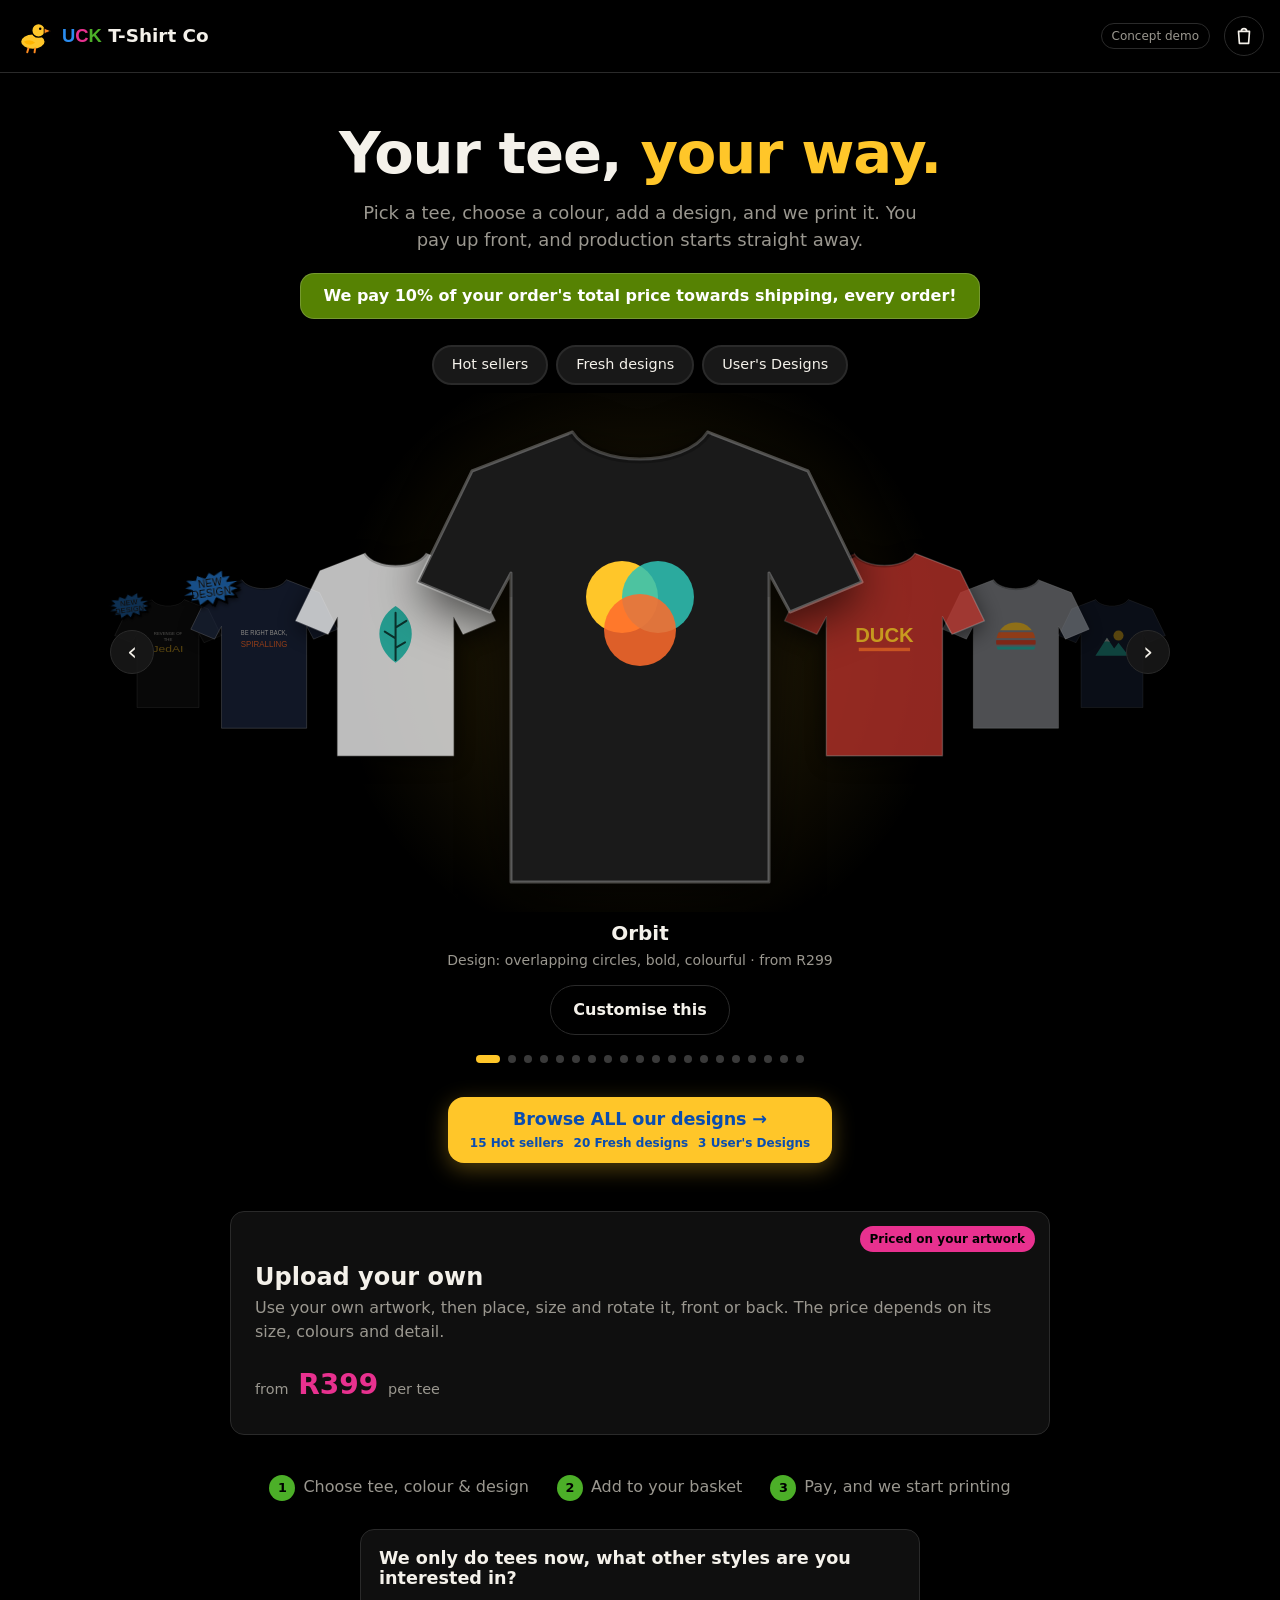
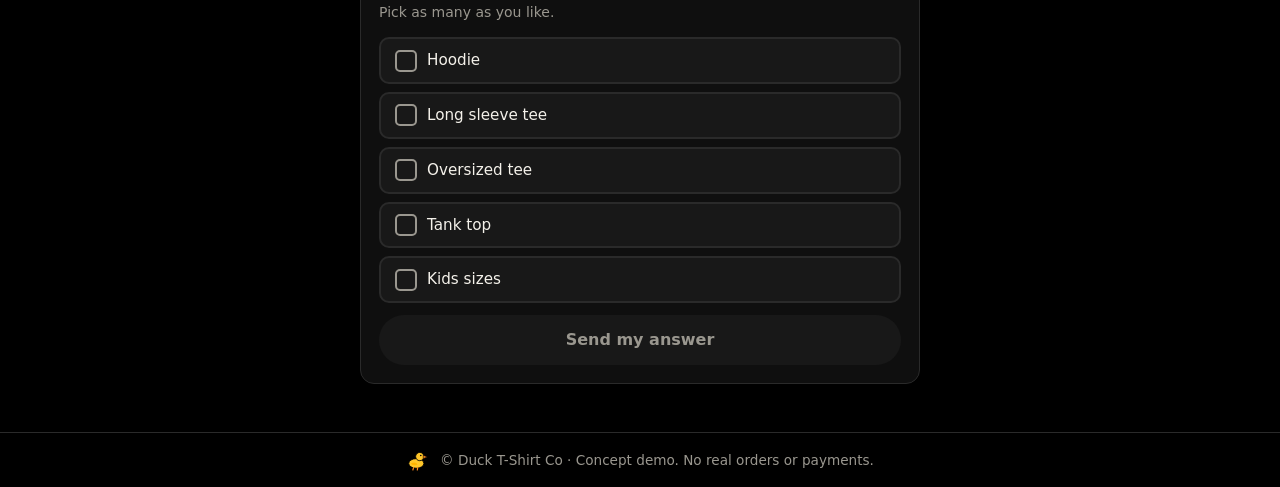
<file: mockups/index.html>
<!doctype html>
<html lang="en">
<head>
  <meta charset="utf-8">
  <meta name="viewport" content="width=device-width, initial-scale=1">
  <title>Duck T-Shirt Co</title>
  <link rel="icon" href="data:image/svg+xml,%3Csvg xmlns='http://www.w3.org/2000/svg' viewBox='0 0 64 64'%3E%3Cellipse cx='30' cy='42' rx='22' ry='14' fill='%23FFC629'/%3E%3Ccircle cx='40' cy='22' r='12' fill='%23FFC629'/%3E%3Cpath d='M50 18 L62 23 L50 28 Z' fill='%23FF8A1E'/%3E%3Cpath d='M22 54 L20 61 M34 54 L33 61' stroke='%23FF8A1E' stroke-width='3.5' stroke-linecap='round'/%3E%3Ccircle cx='43' cy='19' r='2.2'/%3E%3C/svg%3E">
  <link rel="stylesheet" href="styles.css">
</head>
<body>
  <header class="site-header">
    <a class="brand" href="#/start" data-action="home">
      <svg class="logo" viewBox="0 0 64 64" aria-hidden="true"><ellipse cx="30" cy="42" rx="22" ry="14" fill="var(--brand-1)" stroke="#000" stroke-width="2.5"/><circle cx="40" cy="22" r="12" fill="var(--brand-1)" stroke="#000" stroke-width="2.5"/><path d="M50 18 L62 23 L50 28 Z" fill="#FF8A1E" stroke="#000" stroke-width="1.5" stroke-linejoin="round"/><path d="M14 42 Q22 52 34 44 Q26 36 14 42 Z" fill="#FFB400"/><path d="M22 54 L20 61 M34 54 L33 61" stroke="#FF8A1E" stroke-width="3.5" stroke-linecap="round"/><circle cx="43" cy="19" r="2.2" fill="#000"/></svg>
      <span class="wordmark" role="img" aria-label="Duck T-Shirt Co"><span class="wm wm-u">U</span><span class="wm wm-c">C</span><span class="wm wm-k">K</span> T-Shirt Co</span>
    </a>
    <div class="header-right">
      <span class="tag">Concept demo</span>
      <a class="cart-link" href="#/basket" aria-label="Basket">
        <svg viewBox="0 0 24 24" width="22" height="22" aria-hidden="true"><path d="M6 7h12l-1 13H7L6 7Z M9 7a3 3 0 0 1 6 0" fill="none" stroke="currentColor" stroke-width="1.8" stroke-linejoin="round"/></svg>
        <span id="cart-count" hidden>0</span>
      </a>
    </div>
  </header>

  <main id="app"></main>

  <footer class="site-footer">
    <a class="duck-hit" href="#/duck" title="Customise your duck" aria-label="Customise your duck"><svg class="logo small" viewBox="0 0 64 64" aria-hidden="true"><ellipse cx="30" cy="42" rx="22" ry="14" fill="var(--brand-1)" stroke="#000" stroke-width="2.5"/><circle cx="40" cy="22" r="12" fill="var(--brand-1)" stroke="#000" stroke-width="2.5"/><path d="M50 18 L62 23 L50 28 Z" fill="#FF8A1E" stroke="#000" stroke-width="1.5" stroke-linejoin="round"/><path d="M14 42 Q22 52 34 44 Q26 36 14 42 Z" fill="#FFB400"/><path d="M22 54 L20 61 M34 54 L33 61" stroke="#FF8A1E" stroke-width="3.5" stroke-linecap="round"/><circle cx="43" cy="19" r="2.2" fill="#000"/></svg></a>
    <span>© Duck T-Shirt Co · Concept demo. No real orders or payments.</span>
  </footer>

  <script src="data.js"></script>
  <script src="printcheck.js"></script>
  <script src="fx.js"></script>
  <script src="app.js"></script>
  <script>
    /* dev only: index.html?tweak opens the design tweaker. Only on file:// or localhost, so it never runs on the live site. */
    if (/[?&]tweak\b/.test(location.search) && (location.protocol === "file:" || location.hostname === "localhost" || location.hostname === "127.0.0.1")) {
      document.body.appendChild(Object.assign(document.createElement("script"), { src: "tweak.js" }));
    }
  </script>
</body>
</html>
</file>
<file: mockups/styles.css>
/* Brand tokens: the four colours of the logo (yellow duck, then U-C-K in blue, pink, green). */
:root {
  --brand-1: #FFC629; /* duck yellow (primary) */
  --brand-2: #E8318F; /* pink (accent) */
  --brand-3: #2A8CF0; /* blue (secondary) */
  --brand-4: #4CAF28; /* green (done / success) */
  --brand-3-deep: #0A4DB0; /* the brand blue, deepened so it stays readable on yellow (about 5:1) */

  --bg: #000;
  --surface: #0f0f0f;
  --surface-2: #181818;
  --line: #2a2a2a;
  --text: #F4F1EA; /* off-white */
  --muted: #9a978f;
  --radius: 14px;
  color-scheme: dark;
}

* { box-sizing: border-box; }
html, body { margin: 0; }
body {
  background: var(--bg);
  color: var(--text);
  font: 16px/1.5 system-ui, -apple-system, "Segoe UI", Roboto, sans-serif;
  min-height: 100vh;
  display: flex;
  flex-direction: column;
}
main { flex: 1; width: 100%; max-width: 1100px; margin: 0 auto; padding: 24px 16px 48px; }
h1, h2, h3 { line-height: 1.15; margin: 0 0 12px; }
h2 { font-size: 1.5rem; }
h3 { font-size: 1rem; margin-top: 24px; }
a { color: inherit; }
button { font: inherit; color: inherit; cursor: pointer; }
button:disabled { cursor: not-allowed; }
.muted { color: var(--muted); }
.small { font-size: .875rem; }
.accent { color: var(--brand-1); }

/* header / footer */
.site-header, .site-footer {
  display: flex; align-items: center; gap: 12px;
  max-width: 1100px; width: 100%; margin: 0 auto; padding: 16px;
}
.site-header { justify-content: space-between; border-bottom: 1px solid var(--line); max-width: none; }
.site-footer { border-top: 1px solid var(--line); max-width: none; color: var(--muted); font-size: .85rem; justify-content: center; }
.brand { display: flex; align-items: center; gap: 10px; text-decoration: none; font-weight: 800; font-size: 1.15rem; }
.wordmark .wm { font-family: "Arial Black", Arial, sans-serif; font-weight: 900; }
.wm-u { color: var(--brand-3); } .wm-c { color: var(--brand-2); } .wm-k { color: var(--brand-4); }
.logo { width: 36px; height: 36px; }
.logo.small { width: 22px; height: 22px; }
.tag { font-size: .75rem; border: 1px solid var(--line); border-radius: 99px; padding: 3px 10px; color: var(--muted); }

/* buttons */
.btn {
  display: inline-flex; align-items: center; justify-content: center;
  border-radius: 999px; padding: 12px 22px; font-weight: 700; text-decoration: none;
  border: 1px solid transparent;
}
.btn.primary { background: var(--brand-1); color: #000; }
.btn.primary:hover:not(:disabled) { filter: brightness(1.08); }
.btn.primary:disabled { background: var(--surface-2); color: var(--muted); }
.btn.ghost { background: transparent; border-color: var(--line); }
.btn.ghost:hover { border-color: var(--muted); }
.nav { display: flex; justify-content: space-between; gap: 12px; margin-top: 32px; }

/* hero */
.hero, .confirm { text-align: center; max-width: 820px; margin: 24px auto 0; }
.hero { max-width: none; }
.paths { max-width: 820px; margin: 0 auto; }

/* home carousel: centre-focused */
.carousel { margin: 0 0 48px; outline: none; }
.car-stage {
  --slide-w: clamp(220px, 40vw, 450px); /* centre tee width */
  position: relative; height: calc(var(--slide-w) * 1.1 + 24px); overflow: hidden;
  touch-action: pan-y; user-select: none; cursor: grab;
}
.car-stage:active { cursor: grabbing; }
.car-stage::before { /* soft glow behind the focused tee */
  content: ""; position: absolute; left: 50%; top: 50%; width: calc(var(--slide-w) * 1.5); aspect-ratio: 1;
  transform: translate(-50%, -50%); background: radial-gradient(circle, rgba(255, 198, 41, .18), transparent 65%);
  pointer-events: none;
}
.car-slide {
  position: absolute; left: 50%; top: 12px; width: var(--slide-w); margin-left: calc(var(--slide-w) / -2);
  transition: transform .5s cubic-bezier(.2, .7, .2, 1), opacity .5s; cursor: pointer;
}
.car-slide .tee { filter: drop-shadow(0 12px 24px rgba(0, 0, 0, .7)); pointer-events: none; }
.car-btn {
  position: absolute; top: 50%; z-index: 200; transform: translateY(-50%);
  width: 44px; height: 44px; border-radius: 50%; background: rgba(24, 24, 24, .9);
  border: 1px solid var(--line); font-size: 1.6rem; line-height: 1; padding-bottom: 3px;
}
.car-btn.prev { left: 4px; }
.car-btn.next { right: 4px; }
.car-btn:hover { border-color: var(--brand-1); color: var(--brand-1); }
.car-caption { display: flex; flex-direction: column; align-items: center; gap: 2px; margin-top: 6px; }
.car-caption strong { font-size: 1.25rem; }
.car-caption .btn { margin-top: 12px; }
/* the obvious way into the full, lazy-loaded catalogue, directly under the carousel: bright yellow, blue text, hops */
.browse-all {
  display: flex; flex-direction: column; align-items: center; gap: 6px; text-align: center; text-decoration: none;
  width: fit-content; max-width: 100%; margin: 34px auto 0; padding: 12px 22px; border-radius: 16px;
  background: var(--brand-1); color: var(--brand-3-deep);
  box-shadow: 0 6px 22px rgba(255, 198, 41, .32);
  animation: ba-hop 3.2s ease-in-out 1.2s infinite;
}
.browse-all:hover { animation-play-state: paused; transform: translateY(-3px) scale(1.02); }
.browse-all:active { transform: translateY(1px) scale(.99); }
.browse-all:focus-visible { outline: 3px solid var(--brand-3-deep); outline-offset: 4px; }
.ba-title { font-size: 1.1rem; font-weight: 900; line-height: 1.15; letter-spacing: -.01em; }
.ba-cats { display: flex; flex-wrap: wrap; justify-content: center; gap: 0 10px; font-size: .75rem; font-weight: 700; line-height: 1.35; }
.ba-cats b { font-weight: 900; }
@keyframes ba-hop { 0%, 78%, 100% { transform: translateY(0) scale(1); } 84% { transform: translateY(-8px) scale(1.02); } 90% { transform: translateY(0) scale(1, .96); } 95% { transform: translateY(-3px) scale(1); } }
@media (prefers-reduced-motion: reduce) { .browse-all { animation: none; } }
.car-dots { display: flex; justify-content: center; gap: 8px; margin-top: 20px; }
.car-dot { width: 8px; height: 8px; padding: 0; border: 0; border-radius: 99px; background: #3a3a3a; transition: width .3s, background .3s; }
.car-dot.on { width: 24px; background: var(--brand-1); }
.hero h1, .confirm h1 { font-size: clamp(2.2rem, 6vw, 3.6rem); letter-spacing: -.02em; }
/* shipping contribution banner, front and centre under the hero text */
.ship-banner {
  width: fit-content; max-width: 100%; margin: -12px auto 26px; padding: 10px 22px; border-radius: 14px; text-align: center;
  font-weight: 700; color: #fff; background: #568203; border: 1px solid rgba(255, 255, 255, .18); /* avocado */
}
.breakdown .ship-cover { color: var(--brand-4); }
.breakdown .ship-pay { font-weight: 700; }
.basket-total .breakdown dt.ship-cover { color: var(--brand-4); }
.lede { font-size: 1.125rem; color: var(--muted); max-width: 560px; margin: 0 auto 32px; }
.paths { display: grid; grid-template-columns: repeat(auto-fit, minmax(260px, 1fr)); gap: 16px; text-align: left; }
.path-card {
  position: relative; background: var(--surface); border: 1px solid var(--line); border-radius: var(--radius);
  padding: 52px 24px 28px; display: flex; flex-direction: column; gap: 4px; transition: border-color .15s, transform .15s;
}
.path-card:hover { border-color: var(--brand-1); transform: translateY(-2px); }
.path-card.upload:hover { border-color: var(--brand-2); }
.path-card h2 { margin: 0; }
.path-card p { margin: 0 0 16px; color: var(--muted); }
.price { font-size: 1.75rem; font-weight: 800; color: var(--brand-1); margin-top: auto; }
.path-card.upload .price { color: var(--brand-2); }
.price small { font-size: .9rem; font-weight: 500; color: var(--muted); }
.badge {
  position: absolute; top: 14px; right: 14px; background: var(--brand-2); color: #000;
  font-size: .75rem; font-weight: 800; padding: 4px 10px; border-radius: 99px;
}
.badge.soon { background: var(--surface-2); color: var(--muted); }
.how { list-style: none; padding: 0; margin: 40px 0 0; display: flex; flex-wrap: wrap; justify-content: center; gap: 12px 28px; color: var(--muted); }
.how b, .stepper b {
  display: inline-grid; place-items: center; width: 26px; height: 26px; border-radius: 50%;
  background: var(--surface-2); color: var(--text); font-size: .8rem; margin-right: 8px;
}
.how b { background: var(--brand-4); color: #000; }

/* stepper */
.stepper { list-style: none; padding: 0; margin: 0 0 24px; display: flex; align-items: flex-start; gap: 6px; overflow-x: auto; scrollbar-width: none; }
.stepper li { flex: 1; min-width: max-content; display: flex; }
.stepper a, .stepper .step {
  flex: 1; height: 50px; white-space: nowrap;
  display: flex; align-items: center; padding: 10px 12px; border-radius: 10px;
  text-decoration: none; color: var(--muted); font-size: .9rem; border-bottom: 3px solid var(--line);
}
.stepper li.done a, .stepper li.done .step { color: var(--text); border-color: var(--brand-4); }
.stepper li.done b { background: var(--brand-4); color: #000; }
.stepper li.current a, .stepper li.current .step { color: var(--text); border-color: var(--brand-1); font-weight: 700; }
.stepper li.current b { background: var(--brand-1); color: #000; }

/* layout */
.layout { display: grid; grid-template-columns: minmax(0, 1fr) 340px; gap: 24px; align-items: start; }
.panel { background: var(--surface); border: 1px solid var(--line); border-radius: var(--radius); padding: 24px; }
.summary {
  position: sticky; top: 16px; background: var(--surface); border: 1px solid var(--line);
  border-radius: var(--radius); padding: 20px;
}
.preview { background: radial-gradient(circle at 50% 40%, #2a2a2a, #111 70%); border-radius: 10px; padding: 16px; }
.tee { display: block; width: 100%; height: auto; }
.tee.mini { width: 90px; margin: 0 auto 8px; }
.tee.mid { width: 200px; }
.facts { display: grid; grid-template-columns: auto 1fr; gap: 6px 16px; margin: 16px 0; font-size: .9rem; }
.facts dt { color: var(--muted); }
.facts dd { margin: 0; text-align: right; overflow-wrap: anywhere; }
.total { display: flex; justify-content: space-between; align-items: baseline; border-top: 1px solid var(--line); padding-top: 12px; }
.total strong { font-size: 1.6rem; color: var(--brand-1); }
.summary p { margin: 4px 0 0; }

/* selectable cards */
.grid { display: grid; gap: 12px; }
.grid.tees { grid-template-columns: repeat(auto-fill, minmax(170px, 1fr)); }
.grid.designs { grid-template-columns: repeat(auto-fill, minmax(140px, 1fr)); }
.card {
  position: relative; display: flex; flex-direction: column; align-items: center; text-align: center; gap: 2px;
  background: var(--surface-2); border: 2px solid transparent; border-radius: 12px; padding: 16px 12px;
}
.card:hover:not(:disabled) { border-color: var(--line); }
.card.selected, .swatch.selected, .size.selected, .pill.selected { border-color: var(--brand-1); }
.card:disabled { overflow: hidden; }
.card:disabled > :not(.not-yet) { opacity: .45; } /* dim the style itself, not the ribbon across it */
/* "Not available yet": a diagonal band across a style that can't be picked */
.not-yet {
  position: absolute; top: 30%; left: 50%; width: 150%; padding: 6px 0; transform: translate(-50%, -50%) rotate(-22deg); /* across the tee icon, clear of the name and price */
  background: var(--brand-1); color: #000; text-align: center; text-transform: uppercase; letter-spacing: .08em;
  font-size: .78rem; font-weight: 900; box-shadow: 0 3px 14px rgba(0, 0, 0, .55); pointer-events: none;
}
.card .badge { position: static; margin-top: 8px; }
.card.design img { width: 100%; aspect-ratio: 1; background: #262626; border-radius: 8px; padding: 12px; margin-bottom: 8px; }

.swatches { display: flex; flex-wrap: wrap; gap: 10px; }
.swatch {
  display: flex; align-items: center; gap: 10px; background: var(--surface-2);
  border: 2px solid transparent; border-radius: 999px; padding: 8px 16px 8px 8px;
}
.chip { width: 32px; height: 32px; border-radius: 50%; border: 1px solid rgba(255,255,255,.3); }

.pills { display: flex; flex-wrap: wrap; gap: 8px; margin-bottom: 16px; }
.pill { background: var(--surface-2); border: 2px solid transparent; border-radius: 999px; padding: 6px 16px; font-size: .9rem; }
.pill.selected { background: var(--brand-1); color: #000; font-weight: 700; }

.sizes { display: flex; flex-wrap: wrap; gap: 10px; margin-bottom: 8px; }
.size { min-width: 64px; padding: 14px; background: var(--surface-2); border: 2px solid transparent; border-radius: 10px; font-weight: 700; }
.qty { display: flex; align-items: center; gap: 12px; }
.qty .btn { width: 44px; height: 44px; padding: 0; font-size: 1.25rem; }
.qty output { min-width: 32px; text-align: center; font-size: 1.25rem; font-weight: 700; }

/* upload */
.dropzone {
  display: flex; align-items: center; justify-content: center; gap: 16px; text-align: left;
  min-height: 200px; padding: 24px; border: 2px dashed var(--line); border-radius: 12px; cursor: pointer;
  transition: border-color .15s, background .15s;
}
.dropzone:hover, .dropzone.over { border-color: var(--brand-2); background: rgba(232,49,143,.08); }
.dropzone img { width: 120px; height: 120px; object-fit: contain; background: #262626; border-radius: 8px; padding: 8px; }
.drop-icon { font-size: 2.5rem; color: var(--brand-2); }
.note { margin: 16px 0 0; padding: 12px 14px; border-left: 3px solid var(--brand-2); background: var(--surface-2); border-radius: 0 8px 8px 0; font-size: .9rem; }

/* checkout */
.lines { width: 100%; border-collapse: collapse; }
.lines td { padding: 14px 0; border-bottom: 1px solid var(--line); vertical-align: top; }
.lines td + td { padding-left: 12px; }
.lines .num { text-align: right; white-space: nowrap; }
.lines .fee td:first-child strong { color: var(--brand-2); }
.lines .grand td { border-bottom: 0; font-weight: 800; font-size: 1.2rem; }
.lines .grand .num { color: var(--brand-1); }

.form { display: grid; grid-template-columns: 1fr 1fr; gap: 14px; }
.field { display: flex; flex-direction: column; gap: 6px; font-size: .875rem; color: var(--muted); }
.field.full { grid-column: 1 / -1; }
.field input {
  font: inherit; font-size: 1rem; color: var(--text); background: var(--bg);
  border: 1px solid var(--line); border-radius: 8px; padding: 12px;
}
.field input:focus { outline: 2px solid var(--brand-1); outline-offset: 1px; border-color: transparent; }
.pay-box { border: 1px solid var(--line); border-radius: 12px; padding: 20px; background: var(--surface-2); }
.test-banner { background: rgba(42,140,240,.14); color: var(--brand-3); border-radius: 8px; padding: 10px 12px; font-size: .85rem; margin-bottom: 16px; }

.processing { text-align: center; padding: 48px 0; }
.spinner {
  width: 48px; height: 48px; margin: 0 auto 20px; border-radius: 50%;
  border: 4px solid var(--surface-2); border-top-color: var(--brand-1); animation: spin .8s linear infinite;
}
@keyframes spin { to { transform: rotate(360deg); } }

/* confirmation */
.check {
  width: 64px; height: 64px; margin: 0 auto 16px; display: grid; place-items: center; border-radius: 50%;
  background: var(--brand-4); color: #000; font-size: 2rem; font-weight: 900;
}
.done-card {
  display: flex; align-items: center; gap: 24px; text-align: left; background: var(--surface);
  border: 1px solid var(--line); border-radius: var(--radius); padding: 20px; margin-bottom: 20px;
}
.done-card .facts { flex: 1; }
.confirm .btn { margin-top: 12px; }

/* mobile */
@media (max-width: 820px) {
  .car-btn { width: 36px; height: 36px; font-size: 1.3rem; }
  .layout { grid-template-columns: minmax(0, 1fr); }
  .summary { position: static; order: -1; }
  .preview { max-width: 260px; margin: 0 auto; }
  .stepper { gap: 4px; overflow-x: visible; }
  .stepper li { min-width: 0; }
  .stepper a, .stepper .step { flex-direction: column; justify-content: center; gap: 4px; height: 58px; padding: 6px 2px; font-size: .68rem; text-align: center; }
  .stepper b { margin-right: 0; }
  .done-card { flex-direction: column; }
  .form { grid-template-columns: 1fr; }
  .nav { flex-direction: column-reverse; }
  .nav .btn { width: 100%; }
}

/* shop: old-Instagram-style profile grid */
a.path-card { text-decoration: none; }
.ig { max-width: 935px; margin: 0 auto; }
.back-link { color: var(--muted); text-decoration: none; font-size: .9rem; }
.back-link:hover { color: var(--text); }
.ig-profile {
  display: flex; align-items: center; gap: clamp(20px, 8vw, 90px);
  padding: 24px clamp(0px, 5vw, 60px) 36px; border-bottom: 1px solid var(--line);
}
.ig-avatar {
  flex: none; width: clamp(84px, 18vw, 150px); aspect-ratio: 1; border-radius: 50%;
  display: grid; place-items: center; background: var(--surface-2);
  box-shadow: 0 0 0 3px var(--bg), 0 0 0 5px var(--brand-1);
}
.ig-avatar .logo { width: 58%; height: auto; }
.ig-profile h1 { font-size: 1.7rem; font-weight: 400; margin: 0 0 14px; }
.ig-profile p { margin: 0; }
.ig-stats { list-style: none; display: flex; flex-wrap: wrap; gap: 6px 28px; padding: 0; margin: 0 0 14px; }
.ig-grid { display: grid; grid-template-columns: repeat(3, 1fr); gap: clamp(3px, 2.5vw, 28px); margin-top: clamp(3px, 2.5vw, 28px); }
.ig-tile {
  position: relative; aspect-ratio: 1; padding: 0; border: 0; overflow: hidden;
  background: radial-gradient(circle at 50% 42%, #2a2a2a, #111 75%);
  animation: ig-in .5s both; animation-delay: var(--d);
}
.ig-tile .tee { width: 78%; margin: 9% auto 0; pointer-events: none; }
.ig-over {
  position: absolute; inset: 0; display: flex; flex-direction: column; align-items: center; justify-content: center; gap: 4px;
  background: rgba(0, 0, 0, .55); color: #fff; font-weight: 700; opacity: 0; transition: opacity .2s;
}
.ig-over strong { font-size: 1.15rem; }
.ig-tile:hover .ig-over, .ig-tile:focus-visible .ig-over { opacity: 1; }
@keyframes ig-in { from { opacity: 0; transform: scale(.96); } }
.ig-more { display: flex; justify-content: center; align-items: center; min-height: 110px; }
.ig-more .spinner { margin: 0; width: 32px; height: 32px; }
@media (max-width: 600px) {
  .ig-profile { gap: 20px; padding-top: 16px; padding-bottom: 20px; }
  .ig-profile h1 { font-size: 1.3rem; margin-bottom: 8px; }
  .ig-stats { gap: 4px 16px; font-size: .9rem; }
  .ig-profile p { font-size: .9rem; }
}
.ig-tag {
  position: absolute; left: 8px; right: 8px; bottom: 8px; display: flex; justify-content: space-between; align-items: center; gap: 6px;
  padding: 6px 10px; border-radius: 8px; background: rgba(0, 0, 0, .7); font-size: .9rem; z-index: 1;
}
.ig-tag span { overflow: hidden; text-overflow: ellipsis; white-space: nowrap; }
.ig-tag b { color: var(--brand-1); }
@media (max-width: 600px) {
  .ig-tag { left: 4px; right: 4px; bottom: 4px; padding: 3px 6px; font-size: .7rem; border-radius: 5px; flex-direction: column; align-items: flex-start; gap: 0; line-height: 1.25; }
  .ig-tag span { max-width: 100%; }
  .ig-tag b { white-space: nowrap; }
}

/* upload studio */
label.path-card { cursor: pointer; }
.studio { display: grid; grid-template-columns: 360px minmax(0, 1fr); gap: 24px; align-items: start; } /* tools left, tee right */
.studio-canvas {
  position: relative; border-radius: var(--radius); border: 1px solid var(--line); padding: 24px;
  background: radial-gradient(circle at 50% 40%, #2a2a2a, #0d0d0d 70%); outline: none;
}
.studio-canvas.over { border-color: var(--brand-2); }
.studio-canvas:focus-visible { border-color: var(--brand-1); }
.studio-canvas .tee { max-width: 560px; margin: 0 auto; touch-action: none; user-select: none; }
.studio-cta {
  position: absolute; left: 50%; top: 50%; transform: translate(-50%, -50%);
  display: flex; flex-direction: column; gap: 10px; align-items: stretch;
}
.studio-cta .btn { box-shadow: 0 8px 30px rgba(0, 0, 0, .5); cursor: pointer; }
.btn.solid { background: var(--surface-2); }
#st-box { cursor: move; }
.st-handle { fill: #fff; stroke: #000; stroke-width: 1; pointer-events: none; }
.st-hit, .st-rotz { fill: transparent; }
.st-rotz { cursor: grab; }
[data-h="nw"], [data-h="se"] { cursor: nwse-resize; }
[data-h="ne"], [data-h="sw"] { cursor: nesw-resize; }
[data-h="n"], [data-h="s"] { cursor: ns-resize; }
[data-h="e"], [data-h="w"] { cursor: ew-resize; }
.studio-canvas.dragging, .studio-canvas.dragging * { cursor: grabbing; }
.studio-tools { position: sticky; top: 16px; order: -1; }
.st-file { display: flex; align-items: center; gap: 12px; padding: 10px; border-radius: 10px; background: var(--surface-2); margin-bottom: 18px; }
.st-file img { width: 48px; height: 48px; object-fit: contain; background: #262626; border-radius: 6px; padding: 4px; }
.st-file div { display: flex; flex-direction: column; min-width: 0; }
.st-file b { overflow: hidden; text-overflow: ellipsis; white-space: nowrap; }
.st-row { display: flex; flex-direction: column; gap: 6px; margin-bottom: 14px; font-size: .9rem; }
.st-row > span { display: flex; justify-content: space-between; color: var(--muted); }
.st-row output { color: var(--text); font-variant-numeric: tabular-nums; }
.st-row input[type="range"] { accent-color: var(--brand-1); width: 100%; }
.st-btns { display: flex; flex-wrap: wrap; gap: 8px; margin-bottom: 12px; }
.btn.sm { padding: 7px 14px; font-size: .85rem; font-weight: 600; cursor: pointer; }
.studio-tools .nav { margin-top: 20px; }
.st-badge { margin-top: 18px; padding-top: 6px; border-top: 1px solid var(--line); }
.st-badge.ask { text-align: center; }
.st-badge.ask p { margin: 4px 0; }
.sad-duck { width: 76px; height: 76px; }
.btn.ghost.on { border-color: var(--brand-1); background: rgba(255, 198, 41, .12); }
.btn.quiet, .link-btn.quiet { color: var(--muted); }
@media (max-width: 820px) {
  .studio { grid-template-columns: minmax(0, 1fr); }
  .studio-canvas { padding: 12px; }
  .studio-tools { position: static; order: 0; }
}

/* header basket */
.header-right { display: flex; align-items: center; gap: 14px; }
.cart-link { position: relative; display: grid; place-items: center; width: 40px; height: 40px; border-radius: 50%; border: 1px solid var(--line); text-decoration: none; }
.cart-link:hover { border-color: var(--brand-1); color: var(--brand-1); }
#cart-count {
  position: absolute; top: -4px; right: -6px; min-width: 20px; height: 20px; padding: 0 5px; border-radius: 99px;
  background: var(--brand-1); color: #000; font-size: .72rem; font-weight: 800; display: grid; place-items: center;
}
#cart-count[hidden] { display: none; }

/* itemised prices */
.breakdown { display: grid; grid-template-columns: 1fr auto; gap: 6px 16px; margin: 14px 0; font-size: .9rem; }
.breakdown dt { color: var(--muted); }
.breakdown dt span { display: block; color: var(--text); font-size: .85rem; overflow-wrap: anywhere; }
.breakdown dd { margin: 0; text-align: right; white-space: nowrap; }
.breakdown .sub { padding-left: 12px; font-size: .82rem; }
.breakdown dt.sub { border-left: 2px solid var(--line); }
.breakdown dt.sub span { display: inline; margin-left: 6px; color: var(--muted); font-size: .8rem; }
.unit { display: flex; justify-content: space-between; align-items: baseline; padding: 10px 0; border-top: 1px solid var(--line); font-size: .95rem; }
.opt-price { margin-top: 6px; font-weight: 700; color: var(--brand-1); }
.swatch > span:last-child { display: flex; flex-direction: column; text-align: left; line-height: 1.2; }
.swatch small, .size small { font-size: .72rem; color: var(--muted); font-weight: 500; }
.size { display: flex; flex-direction: column; align-items: center; gap: 2px; }

/* front + back previews */
.tee-pair { display: flex; gap: 8px; justify-content: center; }
.tee-pair figure { margin: 0; flex: 1; max-width: 100%; text-align: center; }
.tee-pair figcaption { font-size: .72rem; color: var(--muted); margin-top: 2px; }
.tee.thumb { width: 72px; margin: 0 auto; }

/* studio tabs + picker */
.tabs { display: flex; gap: 6px; margin-bottom: 10px; }
.tab { padding: 8px 18px; border-radius: 999px; border: 1px solid var(--line); background: transparent; font-weight: 600; display: inline-flex; align-items: center; gap: 6px; }
.tab.on { background: var(--brand-1); color: #000; border-color: var(--brand-1); }
.tab .tick { display: inline-grid; place-items: center; width: 18px; height: 18px; border-radius: 50%; background: var(--brand-4); color: #000; }
.picker { display: grid; grid-template-columns: repeat(3, 1fr); gap: 8px; margin-bottom: 12px; max-height: 360px; overflow: auto; padding: 2px; }
.pick { display: flex; flex-direction: column; align-items: center; gap: 2px; padding: 6px; border-radius: 10px; background: var(--surface-2); border: 2px solid transparent; font-size: .75rem; }
.pick:hover, .pick.selected { border-color: var(--brand-1); }
.pick img { width: 100%; aspect-ratio: 1; background: #262626; border-radius: 6px; padding: 6px; }
.pick b { color: var(--brand-1); }
.st-price-title { font-size: .95rem; margin: 18px 0 0; }
.st-total { margin-top: 8px; }

/* basket */
.basket { display: grid; grid-template-columns: minmax(0, 1fr) 340px; gap: 24px; align-items: start; }
.b-item { display: flex; gap: 18px; background: var(--surface); border: 1px solid var(--line); border-radius: var(--radius); padding: 18px; margin-bottom: 14px; }
.b-thumbs { flex: none; width: 170px; }
.b-thumbs .tee.thumb { width: 100%; }
.b-body { flex: 1; min-width: 0; }
.b-head { display: flex; justify-content: space-between; gap: 12px; align-items: baseline; }
.b-head h3 { margin: 0; font-size: 1.05rem; }
.b-head strong { color: var(--brand-1); font-size: 1.15rem; }
.b-actions { display: flex; flex-wrap: wrap; align-items: center; gap: 8px; margin-top: 6px; }
.qty.sm .btn { width: 34px; height: 34px; font-size: 1rem; }
.qty.sm output { font-size: 1rem; min-width: 24px; }
.basket-total { position: sticky; top: 16px; }
.basket-total .breakdown dt { color: var(--text); }
.basket-total .breakdown dt span { color: var(--muted); }
.sum-title { margin: 0 0 8px; font-size: 1.05rem; }
.btn.block { width: 100%; margin: 14px 0 8px; }
.empty-basket { text-align: center; padding: 48px 24px; }
.mini-cart { list-style: none; padding: 0; margin: 0; }
.mini-cart li { display: flex; align-items: center; gap: 10px; padding: 8px 0; border-bottom: 1px solid var(--line); font-size: .9rem; }
.mini-cart .tee.thumb { width: 48px; margin: 0; flex: none; }
.mini-cart div { flex: 1; min-width: 0; display: flex; flex-direction: column; }

/* confirmation list */
.done-list { background: var(--surface); border: 1px solid var(--line); border-radius: var(--radius); padding: 8px 20px; margin-bottom: 20px; text-align: left; }
.done-list .done-card { background: none; border: 0; border-bottom: 1px solid var(--line); border-radius: 0; padding: 12px 0; margin: 0; flex-direction: row; }
.done-list .tee-pair { width: 130px; flex: none; }
.done-info { flex: 1; display: flex; flex-direction: column; }
.done-total { display: flex; justify-content: space-between; padding: 14px 0 8px; font-size: 1.1rem; }
.done-total strong { color: var(--brand-1); }

@media (max-width: 820px) {
  .basket { grid-template-columns: minmax(0, 1fr); }
  .basket-total { position: static; }
  .b-item { flex-direction: column; }
  .b-thumbs { width: 100%; max-width: 240px; }
  .header-right .tag { display: none; }
}

/* carousel pills: Hot sellers / Fresh designs / User's Designs */
.car-pills { display: flex; flex-wrap: wrap; justify-content: center; gap: 8px; margin: 22px 0 8px; }
.car-pill { background: var(--surface-2); color: var(--text); border: 2px solid var(--line); border-radius: 999px; padding: 7px 18px; font-size: .9rem; cursor: pointer; transition: background .2s, border-color .2s, color .2s; }
.car-pill:hover:not(:disabled) { border-color: var(--brand-1); }
.car-pill[aria-pressed="true"] { background: var(--brand-1); border-color: var(--brand-1); color: #000; font-weight: 700; }
.car-pill:disabled { opacity: .35; cursor: not-allowed; }
.car-pill .pill-n { opacity: .6; font-weight: 600; margin-left: 4px; font-size: .8em; }
.car-pill[aria-pressed="true"] .pill-n { opacity: .75; }
.cat-pills { margin-top: 0; }
.cat-pills .car-pill { border-style: dashed; }
.cat-pills .car-pill[aria-pressed="true"] { background: var(--brand-3-deep); border-color: var(--brand-3-deep); border-style: solid; color: #fff; }
.ig-result { text-align: center; margin: 4px 0 14px; }
/* the shared "from" price: one label that floats above the designs and stays put while you scroll */
.ig-float {
  position: sticky; top: 10px; z-index: 30; width: fit-content; margin: 0 auto 14px; padding: 8px 18px; border-radius: 999px;
  background: rgba(15, 15, 15, .88); -webkit-backdrop-filter: blur(8px); backdrop-filter: blur(8px);
  border: 1px solid var(--brand-1); font-weight: 700; box-shadow: 0 6px 22px rgba(0, 0, 0, .6);
}
.ig-float b { color: var(--brand-1); }
.ig-result b { color: var(--text); }
.link-btn { background: none; border: 0; padding: 0; font: inherit; color: var(--brand-1); text-decoration: underline; cursor: pointer; }
.car-pill:focus-visible { outline: 2px solid var(--brand-3); outline-offset: 2px; }

/* Comic-book bang stickers ON the tee picture. Sized in container units so they scale with the tee. */
.car-slide, .ig-tile { container-type: inline-size; }
.ov { position: absolute; top: 1cqw; left: 0; z-index: 3; display: flex; flex-direction: column; align-items: flex-start; pointer-events: none; }
.sticker { position: relative; display: grid; place-items: center; width: 54cqw; aspect-ratio: 200 / 120; margin-bottom: -5cqw; transform: rotate(-8deg); filter: drop-shadow(0 1.4cqw 1.6cqw rgba(0, 0, 0, .5)); }
.sticker:nth-child(2) { transform: rotate(5deg) translateX(3cqw); }
.sticker:nth-child(3) { transform: rotate(-4deg) translateX(1cqw); }
.sticker svg { position: absolute; inset: 0; width: 100%; height: 100%; overflow: visible; }
.sticker .sh { fill: #000; }
.sticker .fg { stroke: #000; stroke-width: 5; stroke-linejoin: round; }
.sticker.hot .fg { fill: var(--brand-2); }
.sticker.new .fg { fill: var(--brand-3); }
.sticker.user .fg { fill: var(--brand-1); }
.sticker b { position: relative; font: 400 8.6cqw/0.95 Impact, "Arial Narrow Bold", "Arial Black", sans-serif; letter-spacing: .02em; text-transform: uppercase; text-align: center; color: #000; width: 64%; text-shadow: 0 0 .5cqw rgba(255, 255, 255, .55); }
.car-slide .ov { top: -1cqw; left: -7cqw; }
.car-slide .sticker { width: 42cqw; margin-bottom: -4cqw; }
.car-slide .sticker b { font-size: 6.8cqw; }

/* style poll */
.poll { margin: 28px auto 0; max-width: 560px; padding: 18px; border: 1px solid var(--line); border-radius: 14px; background: var(--surface); text-align: left; }
.poll h3 { margin: 0 0 4px; font-size: 1.1rem; }
.poll-opts { display: grid; gap: 8px; margin-top: 12px; }
.poll-opt { background: var(--surface-2); color: var(--text); border: 2px solid var(--line); border-radius: 10px; padding: 10px 14px; text-align: left; font-size: .95rem; cursor: pointer; transition: border-color .2s; }
.poll-opt:hover, .poll-opt:focus-visible { border-color: var(--brand-1); outline: none; }
.poll-opt { display: flex; align-items: center; gap: 10px; }
.poll-opt::before { content: ""; flex: none; width: 18px; height: 18px; border: 2px solid var(--muted); border-radius: 5px; }
.poll-opt[aria-pressed="true"] { border-color: var(--brand-1); background: rgba(255, 198, 41, .1); }
.poll-opt[aria-pressed="true"]::before { background: var(--brand-1) url("data:image/svg+xml,%3Csvg xmlns='http://www.w3.org/2000/svg' viewBox='0 0 12 12'%3E%3Cpath d='M2.5 6.5 L5 9 L9.5 3.5' fill='none' stroke='%23000' stroke-width='2' stroke-linecap='round' stroke-linejoin='round'/%3E%3C/svg%3E") center / 12px no-repeat; border-color: var(--brand-1); }
.poll-send { width: 100%; margin-top: 12px; }
.poll-res { position: relative; display: flex; justify-content: space-between; align-items: center; padding: 10px 14px; border-radius: 10px; background: linear-gradient(90deg, rgba(255, 198, 41, .28) var(--p), var(--surface-2) var(--p)); border: 2px solid var(--line); font-size: .95rem; }
.poll-res.mine { border-color: var(--brand-1); }
.poll-res b { color: var(--brand-1); }

/* the duck: click one anywhere (except the header logo, which goes home) to customise it */
.duck-hit { cursor: pointer; }
.site-footer a.duck-hit, .ig-avatar.duck-hit { display: inline-flex; align-items: center; justify-content: center; }
.site-footer a.duck-hit:hover .logo, .ig-avatar.duck-hit:hover .logo { animation: duck-wiggle .5s ease-in-out; }
svg a.duck-hit:hover { opacity: .8; }
@keyframes duck-wiggle { 0%, 100% { transform: rotate(0); } 25% { transform: rotate(-14deg); } 75% { transform: rotate(14deg); } }
@media (prefers-reduced-motion: reduce) { .site-footer a.duck-hit:hover .logo, .ig-avatar.duck-hit:hover .logo { animation: none; } }
.duck-page { max-width: 1000px; margin: 0 auto; }
.duck-page h1 { margin: 8px 0 6px; }
.duck-page .lede { margin: 0 0 22px; }
.duck-grid { display: grid; grid-template-columns: minmax(0, 1fr) minmax(0, 1.15fr); gap: 24px; align-items: start; }
.duck-stage { text-align: center; position: sticky; top: 16px; }
.duck-badge-img { width: min(100%, 300px); aspect-ratio: 1; }
.duck-tee { max-width: 240px; margin: 10px auto 0; }
.duck-controls h3 { margin: 18px 0 8px; font-size: 1rem; }
.duck-ai { padding: 14px; margin-bottom: 4px; }
.duck-ai h3 { margin-top: 0; }
.duck-ask { display: flex; gap: 8px; }
.duck-ask input { flex: 1; min-width: 0; }
.duck-controls input[type="text"] { width: 100%; background: var(--surface-2); border: 2px solid var(--line); border-radius: 10px; padding: 10px 12px; color: var(--text); font: inherit; }
.duck-controls input[type="text"]:focus { outline: 2px solid var(--brand-1); outline-offset: 1px; }
.duck-ok { color: var(--brand-4); font-weight: 700; margin: 8px 0 0; }
.duck-tab { margin: 6px 0 0; }
.duck-presets { display: grid; grid-template-columns: repeat(auto-fill, minmax(92px, 1fr)); gap: 8px; }
.duck-preset { display: flex; flex-direction: column; align-items: center; gap: 4px; background: var(--surface-2); border: 2px solid transparent; border-radius: 12px; padding: 8px 4px; font-size: .8rem; cursor: pointer; }
.duck-preset img { width: 64px; height: 64px; }
.duck-preset:hover { border-color: var(--line); }
.duck-preset[aria-pressed="true"] { border-color: var(--brand-1); }
.duck-sw { display: flex; flex-wrap: wrap; gap: 8px; }
.duck-sw button { width: 34px; height: 34px; border-radius: 50%; border: 3px solid transparent; outline: 1px solid var(--line); cursor: pointer; }
.duck-sw button[aria-pressed="true"] { border-color: var(--text); }
.duck-controls .btn.block { margin-top: 16px; }
@media (max-width: 820px) { .duck-grid { grid-template-columns: minmax(0, 1fr); } .duck-stage { position: static; } }

/* print readiness: live checks, warp and effects, and a turned-away upload */
.st-check { margin-bottom: 4px; }
.pc { border: 1px solid var(--line); border-radius: 12px; padding: 10px 12px; background: var(--surface-2); }
.pc.ready { border-color: var(--brand-4); }
.pc.notes { border-color: var(--brand-1); }
.pc.blocked { border-color: #e5484d; }
.pc-head { font-weight: 800; margin-bottom: 6px; }
.pc-head b { display: inline-grid; place-items: center; width: 22px; height: 22px; border-radius: 50%; margin-right: 6px; color: #000; background: var(--brand-4); }
.pc.notes .pc-head b { background: var(--brand-1); }
.pc.blocked .pc-head b { background: #e5484d; color: #fff; }
.pc-item { display: flex; gap: 8px; padding: 6px 0; border-top: 1px solid var(--line); }
.pc-item p { margin: 2px 0 6px; font-size: .85rem; color: var(--muted); }
.pc-ic { flex: none; width: 20px; height: 20px; border-radius: 50%; display: grid; place-items: center; font-size: .75rem; font-weight: 900; color: #000; background: var(--brand-1); }
.pc-item.fail .pc-ic { background: #e5484d; color: #fff; }
.pc-pass { margin-top: 6px; font-size: .82rem; }
.pc-pass summary { cursor: pointer; color: var(--muted); }
.pc-pass p { margin: 3px 0; color: var(--muted); }
.pc .btn { margin-top: 4px; margin-right: 6px; }
.pc-blockmsg { color: #ff8a8a; margin: 10px 0 0; font-weight: 700; }
.st-fx { border-top: 1px solid var(--line); margin: 10px 0; padding-top: 6px; }
.st-fx summary { cursor: pointer; font-weight: 700; padding: 4px 0; }
.fx-check { display: inline-flex; align-items: center; gap: 6px; font-size: .85rem; }
.fx-row { margin-bottom: 8px; }
.upload-error { display: flex; gap: 12px; align-items: flex-start; justify-content: space-between; max-width: 820px; margin: 0 auto 16px; padding: 12px 14px; border: 1px solid #e5484d; border-radius: 12px; background: rgba(229, 72, 77, .12); }
.upload-error p { margin: 2px 0 0; font-size: .9rem; }
.duck-err { color: #ff8a8a; font-weight: 700; }
</file>
